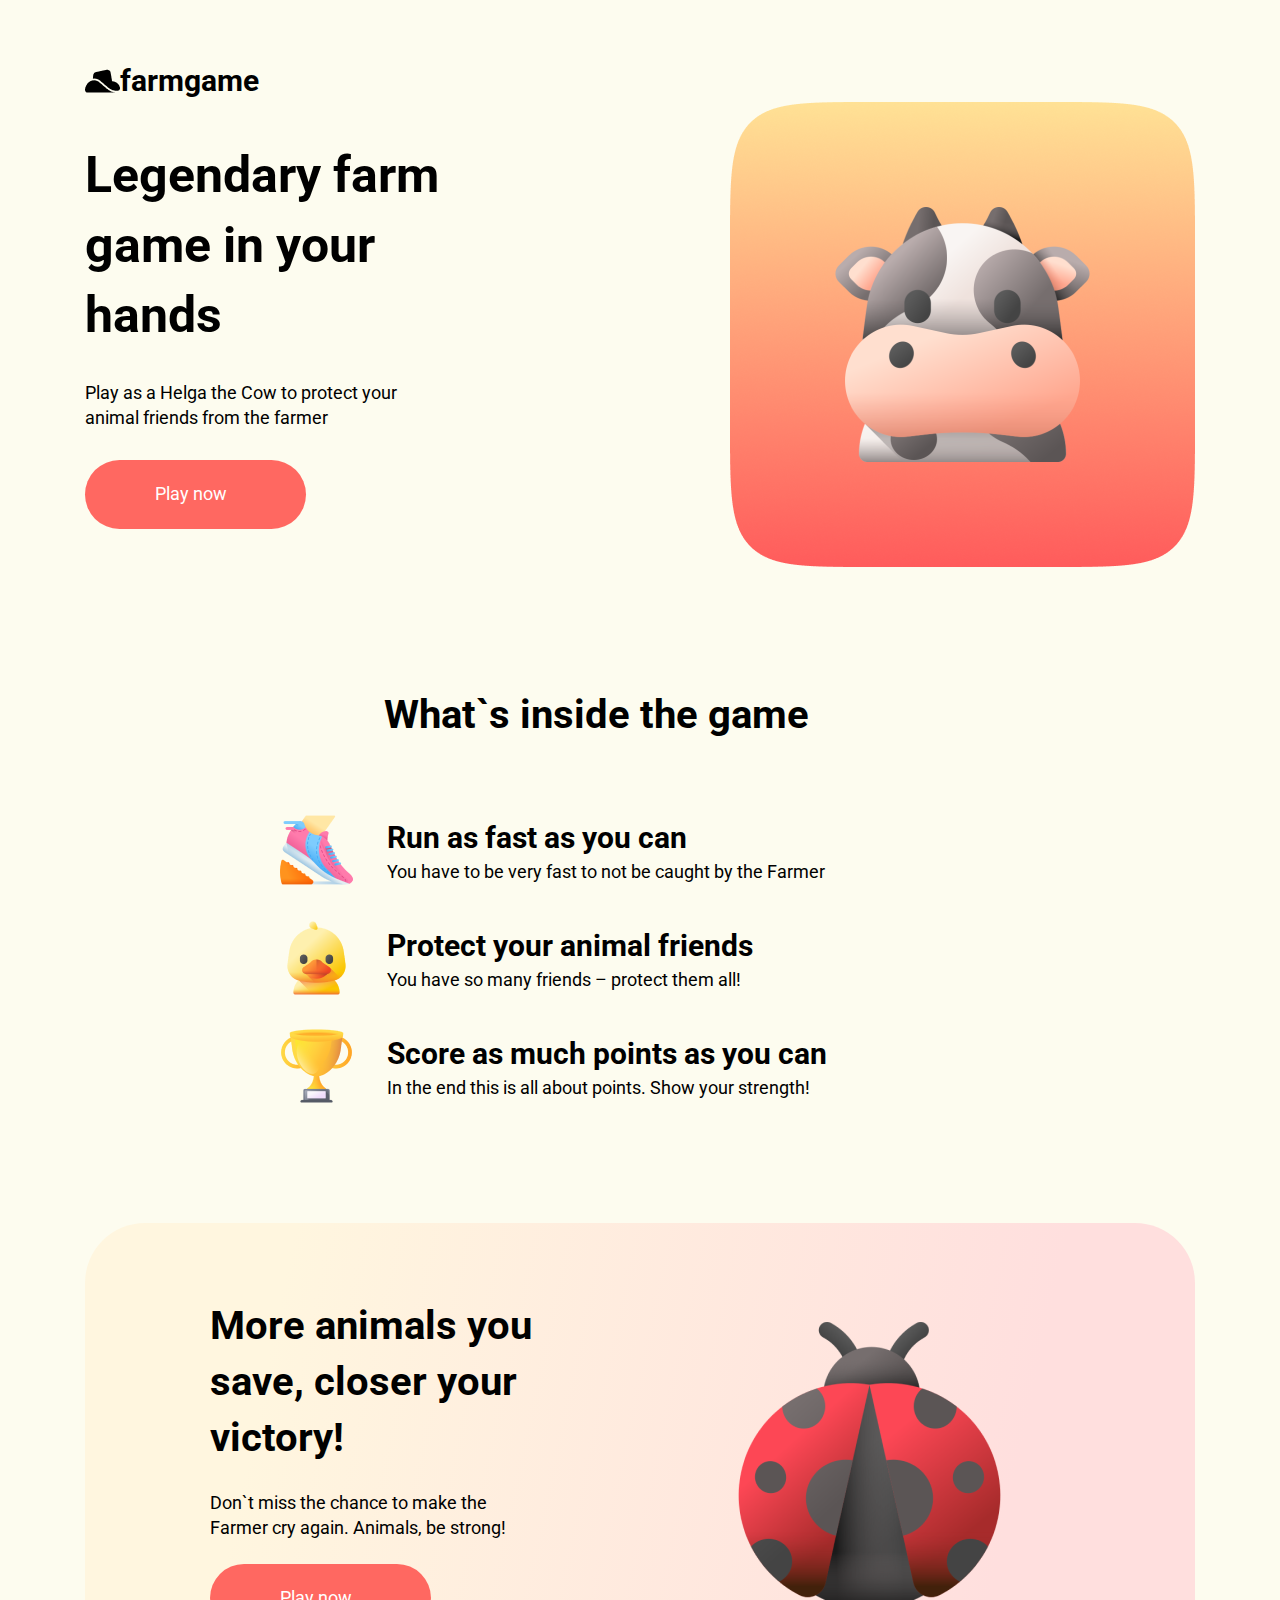
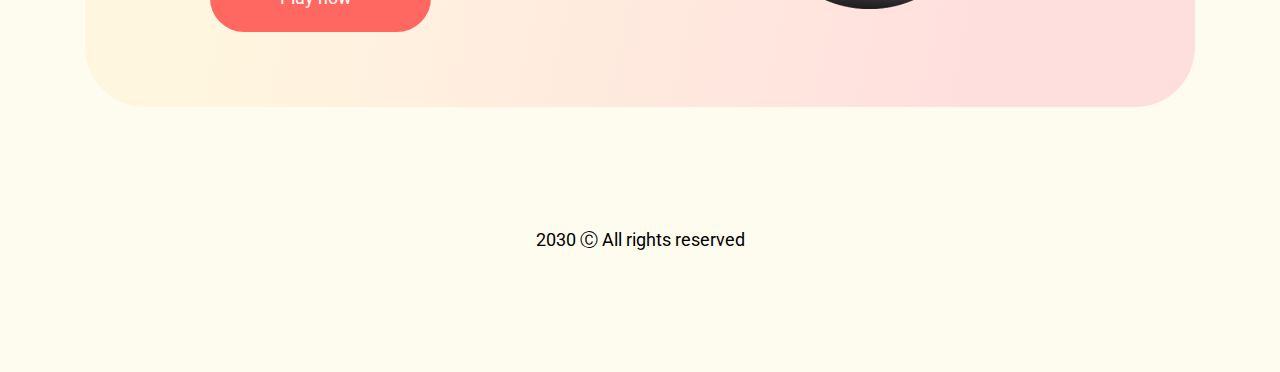
<file: index.html>
<!DOCTYPE html>
<html lang="en">
<head>
    <meta charset="UTF-8">
    <meta http-equiv="X-UA-Compatible" content="IE=edge">
    <meta name="viewport" content="width=device-width, initial-scale=1.0">
    <link rel="preconnect" href="https://fonts.googleapis.com">
    <link rel="preconnect" href="https://fonts.gstatic.com" crossorigin>
    <link href="https://fonts.googleapis.com/css2?family=Open+Sans:wght@400;700&family=Roboto:wght@700&display=swap" rel="stylesheet">
    <link rel="stylesheet" href="style.css">
    <title>Farmgame</title>
</head>
<body>
    <header>
        <div class="logo">
            <img src="img\Vector.png" alt="Cloud" style="width: 35px;">
            <h3>farmgame</h3>
        </div>
        <div class="wrapper">
            <div>
                <h1>Legendary farm game in your <br>hands</h1>
                <p style="padding:30px 0">Play as a Helga the Cow to protect your <br>animal friends from the farmer</p>
                <a href="#" class="button">Play now</a>
            </div>
            <img src="img\Frame 13.png" alt="Cow pic" style="margin:0 180px;">
        </div>
    </header>
    <section>
        <h2>What`s inside the game</h2>
        <div class="features">
            <div class="feature">
                <img src="img\image 3.png" alt="S">
                <div class="feturepart">
                    <h3>Run as fast as you can</h3>
                    <p>You have to be very fast to not be caught by the Farmer</p>
                </div>
            </div>
            <div class="feature">
                <img src="img\image 3 (1).png" alt="S">
                <div class="feturepart">
                    <h3>Protect your animal friends</h3>
                    <p>You have so many friends – protect them all!</p>
                </div>
            </div>
            <div class="feature">
                <img src="img\image 3 (2).png" alt="S">
                <div class="feturepart">
                    <h3>Score as much points as you can</h3>
                    <p>In the end this is all about points. Show your strength!</p>
                </div>
            </div>
        </div>
    </section>
    <section class="LetsPlay">
        <div class="content">
            <h2>More animals you <br>save, closer your <br>victory!</h2>
            <p>Don`t miss the chance to make the <br>Farmer cry again. Animals, be strong!</p>
            <a href="#" class="button">Play now</a>
        </div>
        <img src="img\image 4.png" alt="bug">
    </section>
    <footer>
        <p>2030 Ⓒ All rights reserved</p>
    </footer>
</body>
</html>
</file>
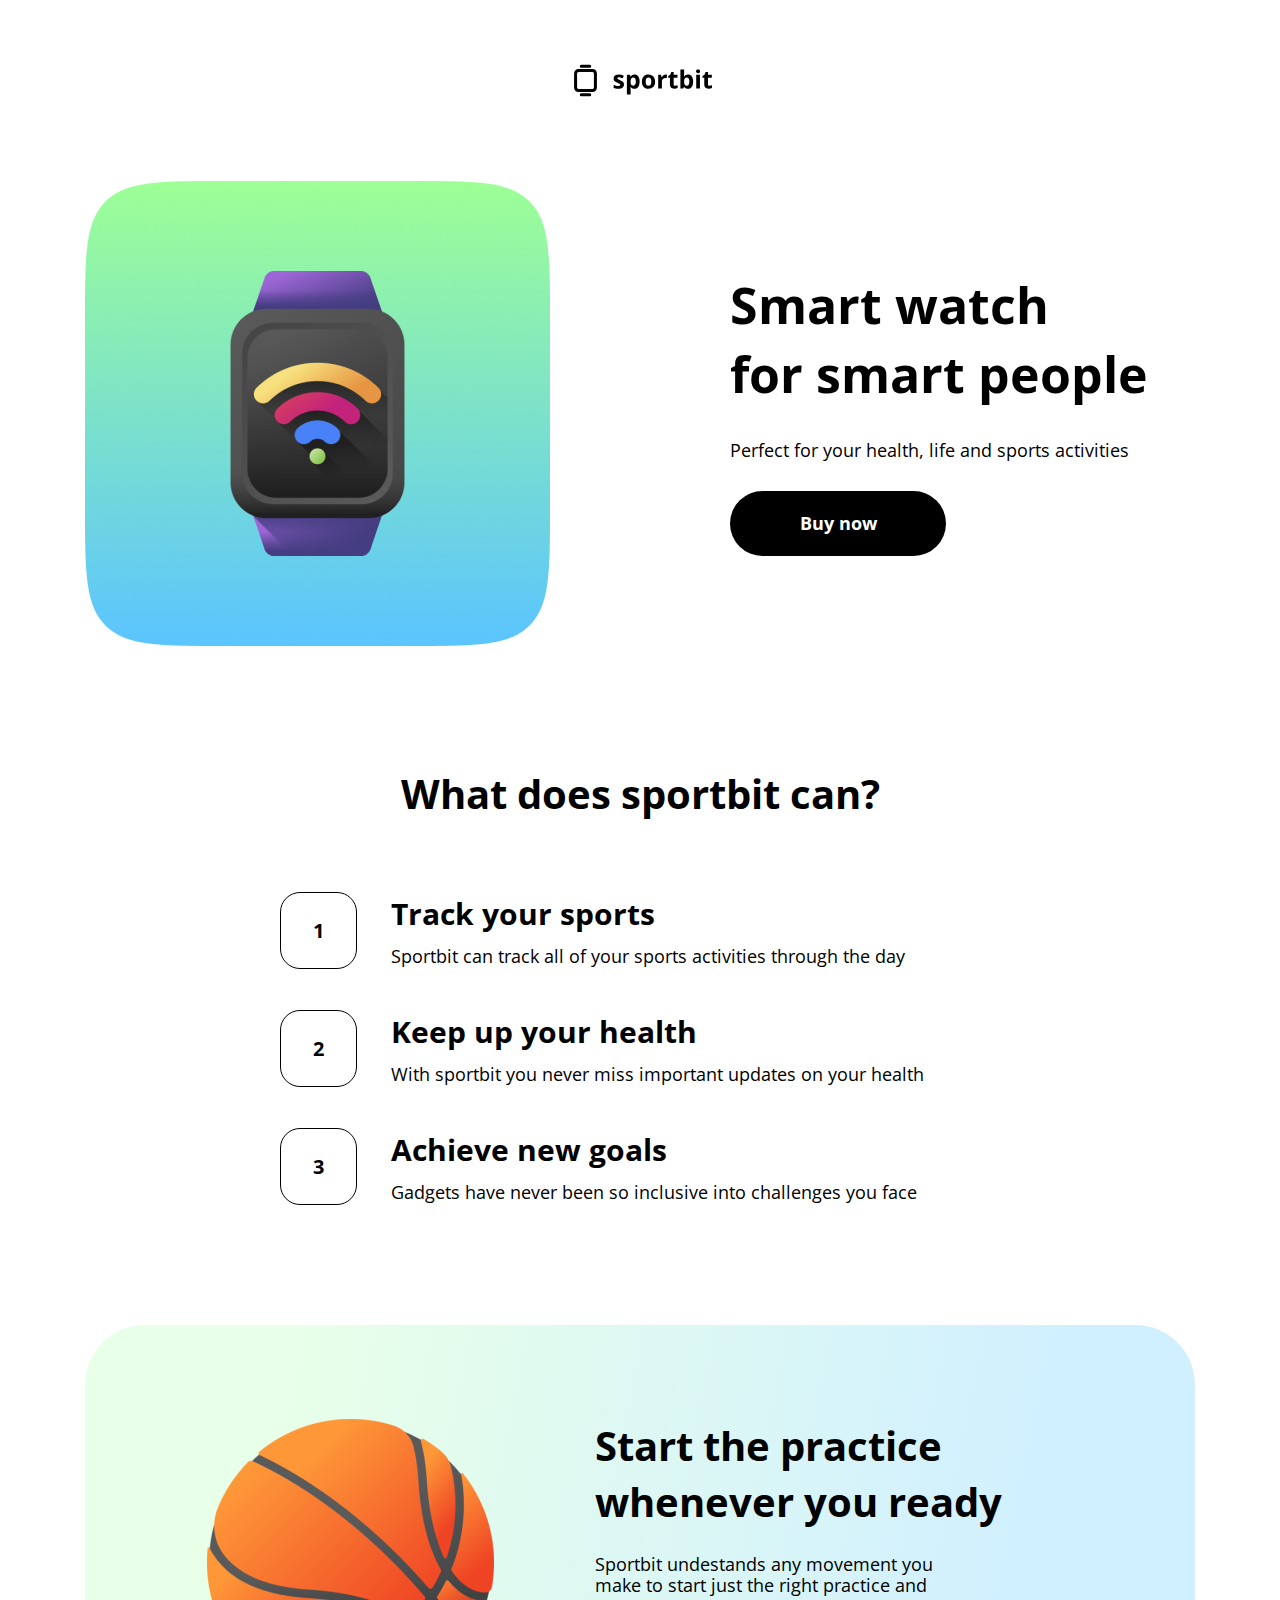
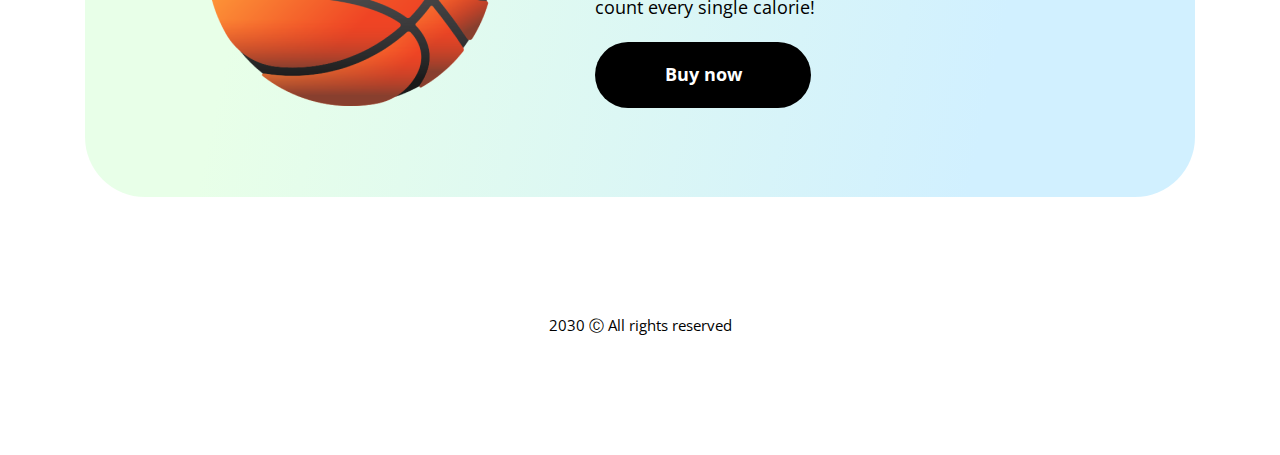
<file: Seller/index.html>
<!DOCTYPE html>
<html lang="en">
<head>
    <meta charset="UTF-8">
    <meta http-equiv="X-UA-Compatible" content="IE=edge">
    <meta name="viewport" content="width=device-width, initial-scale=1.0">
    <link rel="preconnect" href="https://fonts.googleapis.com">
    <link rel="preconnect" href="https://fonts.gstatic.com" crossorigin>
    <link href="https://fonts.googleapis.com/css2?family=Open+Sans:wght@400;700&display=swap" rel="stylesheet">
    <link rel="stylesheet" href="css/main.css">
    <title>Sportbit Home</title>
</head>
<body>
    <header class="header" id="header">
        <a href="#" class="log">
            <img src="img\logo.svg" alt="logo">
        </a>
        <div class="container">
            <div class="wrapper">
                <img src="img\watch.png" alt="Smart watch" class="image">
                <div class="offer">
                    <h1>Smart watch<br>for smart people</h1>
                    <p class="intro">Perfect for your health, life and sports activities</p>
                    <a href="#" class="button">Buy now</a>
                </div>
            </div>
        </div>
    </header>
    <section class="features" id="features">
        <div class="container">
            <h2>What does sportbit can?</h2>
            <div class="wrap2">
                <div class="feature">
                    <span class="digit">1</span>
                    <div class="features2">
                        <h3 class="ft">Track your sports</h3>
                        <p class="fp">Sportbit can track all of your sports activities through the day</p>
                    </div>
                </div>
                <div class="feature">
                    <span class="digit">2</span>
                    <div class="features2">
                        <h3 class="ft">Keep up your health</h3>
                        <p class="fp">With sportbit you never miss important updates on your health</p>
                    </div>
                </div>
                <div class="feature">
                    <span class="digit">3</span>
                    <div class="features2">
                        <h3 class="ft">Achieve new goals</h3>
                        <p class="fp">Gadgets have never been so inclusive into challenges you face</p>
                    </div>
                </div>
            </div>
            </div>
    </section>
    <section class="action" id="action">
        <div class="container">
            <div class="actwrap">
                <img src="img\ball.png" alt="ball">
                <div class="buy">
                    <h2>Start the practice whenever you ready</h2>
                    <p>Sportbit undestands any movement you <br>make to start just the right practice and <br>
                        count every single calorie!</p>
                    <a href="#" class="button">Buy now</a>
                </div>
            </div>
        </div>
    </section>
    <footer class="footer" id="footer">
        <div class="container">
            <p class="credits">2030 Ⓒ All rights reserved</p>
        </div>
    </footer>
</body>
</html>
</file>
<file: style.css>
body{
    font-family: 'Roboto', sans-serif;
    font-weight: 700px;
    background: #FDFCEF;
    margin: 60px auto 120px auto;
    display: flex;
    flex-direction: column;
    gap: 120px;
}
h3{
    font-size: 30px;
    line-height: 140%;
    margin: 0%;
}
h1{
    line-height: 140%;
    font-size: 50px;
    width: 465px;
    margin: 0;
}
h2{
    width: 512px;
    font-size: 40px;
    display: flex;
    margin: 0 auto;
    line-height: 140%;
}
*{
    box-sizing: border-box;
}
p{
    font-weight: 400;
    font-size: 18px;
    margin: 0;
    line-height: 25px;
}
.button{
    color: #ffffff;
    font-size: 18px;
    padding: 22px 70px;
    background: #FF6861;
    border-radius: 100px;
    text-decoration: none;
    display: block;
    width: 221px;
    line-height: 136.7%;
}
.wrapper{
    display: flex;  
    align-items: center;
}
image{
    width: 465px;
}
.logo{
    display: flex;
    flex-direction: row;
    align-items: center;
}
header{
    margin: 0 auto;
    width: 1110px;
}
.featurepart{

}
.feature{
    display: flex;
    align-items: center;
    width: 613px;
    gap: 34px;
}
.features{
    width: 720px;
    margin: 0 auto;
    display: flex;
    flex-direction: column;
    margin-top: 70px;
    gap: 34px;
}
.LetsPlay{
    background: linear-gradient(102deg, #FFF6DF 17.38%, #FFDFDE 81.25%);
    border-radius: 60px;
    width: 1110px;
    margin: 0 auto;
    display: flex;
    align-items: center;
    gap: 41px;
    padding: 75px 125px;
}
.LetsPlay h2{
    margin: 0;
}
.content{
    display: flex;
    flex-direction: column;
    gap: 24px;
    width: 475px;
}
footer{
    display: block;
    margin: auto;
}
</file>
<file: Seller/css/main.css>
body {
    font-family: 'Open Sans', sans-serif;
    color: black;
    font-size: 18px;
    font-weight: 400;
    margin: 0;
    padding: 0;
}

* {
    box-sizing: border-box;
}
.container{
    width: 1110px;
    margin: 0 auto;
    max-width: 1110px;
}
.log{
    margin: 0 auto;
    display: block;
    width: 145px;
    padding-top: 60px;
    padding-bottom: 79px;
}
section{
    padding-top: 120px;
}
p {
    line-height: 1.19em;
    margin: 0;
}

h1, h2, h3, h4, h5, h6 {
    font-weight: 700;
    line-height: 1.39em;
    margin: 0;
}

h1 {
    font-size: 50px;
}
h2{
    font-size: 40px;
    line-height: 1.4em;
    text-align: center;
}
.image {
    width: 465px;
}

.intro {
    font-size: 18px;
    margin: 30px 0;
}

.button {
    background: #000000;
    border-radius: 100px;
    font-size: 18px;
    color: #fff;
    text-decoration: none;
    padding: 22px 0;
    font-weight: 700;
    line-height: 1.19em;
    display: block;
    width: 216px;
    text-align: center;
    transition: all 0.5s ease;
}
.button:hover{
    background: rgb(78, 78, 78);
}
.feature:hover .digit{
    background: #000;
    color: #fff;
}
.offer {
    width: 465px;
}

.wrapper {
    display: flex;
    align-items: center;
    justify-content: space-between;
}
.digit{
    font-weight: 700;
    font-size: 20px;
    border: 1px solid #000000;
    border-radius: 20px;
    width: 77px;
    height: 77px;
    display: flex;
    align-items: center;
    justify-content: center;
    transition: all 0.5s ease;
}
.ft{
    font-size: 30px;
    margin-bottom: 11px;
}
.fp{

}
.feature{
    gap: 34px;
    display: flex;
    align-items: center;
}
.features2{

}
.wrap2{
    display: flex;
    flex-direction: column;
    gap: 41px;
    width: 720px;
    margin: 0 auto;
    margin-top: 70px;
}
.actwrap{
    background: linear-gradient(102deg, #E8FFE8 17.38%, #D1F0FF 81.25%);
    border-radius: 60px;
    display: flex;
    align-items: center;
    padding: 93px 168px 89px 122px;
}
.buy{
    width: 432px;
    margin-left: 101px;
}
.buy h2{
    width: 432px;
    text-align: left;
}
.buy p{
    margin-top: 24px;
    margin-bottom: 24px;
}
.credits{
    font-weight: 400;
    font-size: 15px;
    text-align: center;
}
.footer{
    padding: 120px 0;
}
</file>
